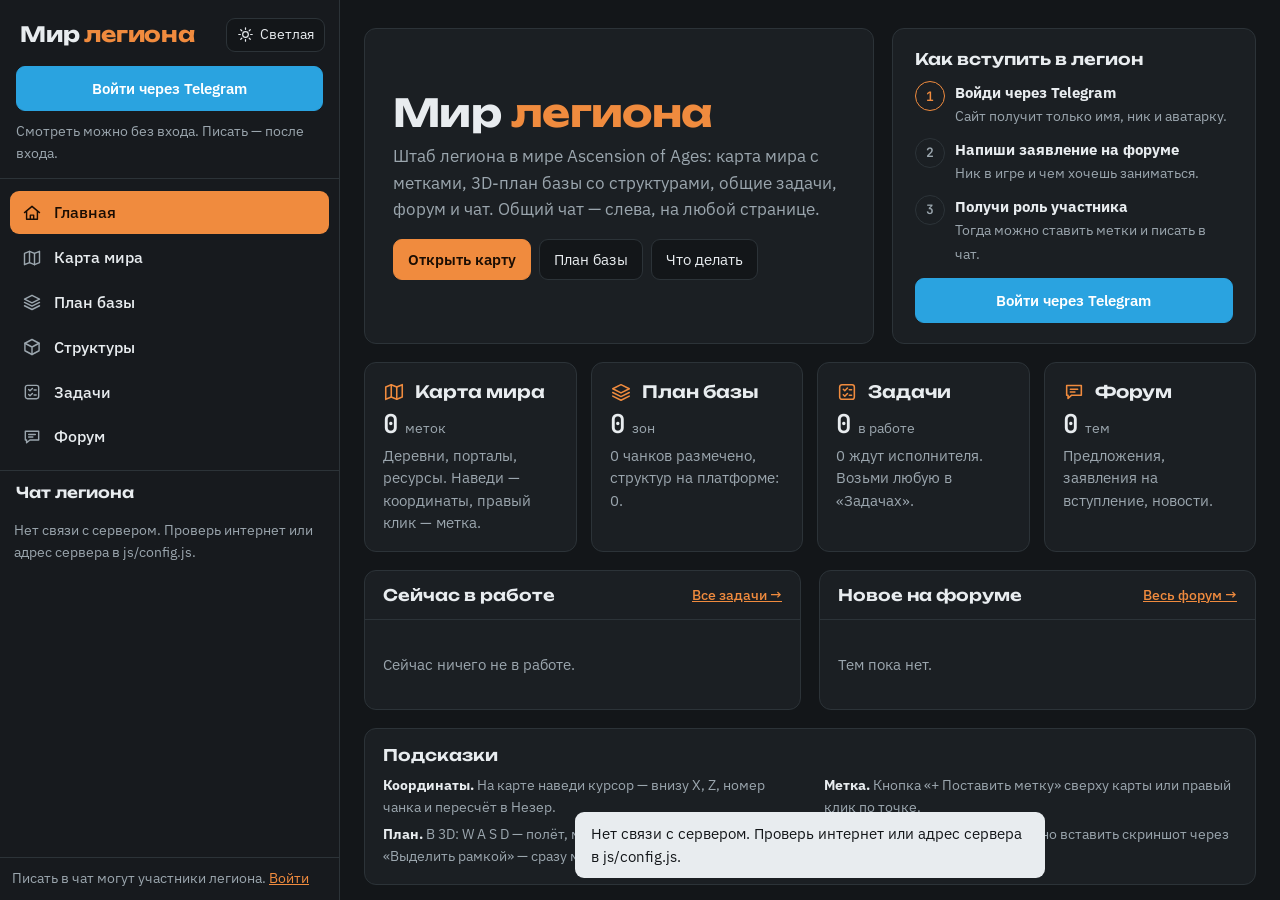
<file: index.html>
<!doctype html>
<html lang="ru">
<head>
<meta charset="utf-8">
<meta name="viewport" content="width=device-width, initial-scale=1, viewport-fit=cover">
<title>Главная</title>
<script>/* theme before first paint: saved choice, dark by default */ try { document.documentElement.dataset.theme = localStorage.getItem("mcmap.theme") || "dark"; } catch (e) { document.documentElement.dataset.theme = "dark"; }</script>
<link rel="preconnect" href="https://fonts.googleapis.com">
<link rel="stylesheet" href="https://fonts.googleapis.com/css2?family=Unbounded:wght@500;700&family=IBM+Plex+Sans:wght@400;500;600&family=JetBrains+Mono:wght@400;600&display=swap">
<link rel="stylesheet" href="css/style.css">
<script>/* old links to the map (index.html?x=..&z=..) now open map.html */ if (/[?&]x=/.test(location.search)) location.replace('map.html' + location.search);</script>
</head>
<body>
<main class="page"><div class="wrap" id="root"></div></main>
<script src="js/config.js"></script>
<script src="js/common.js"></script>
<script src="js/home.js"></script>
</body>
</html>
</file>
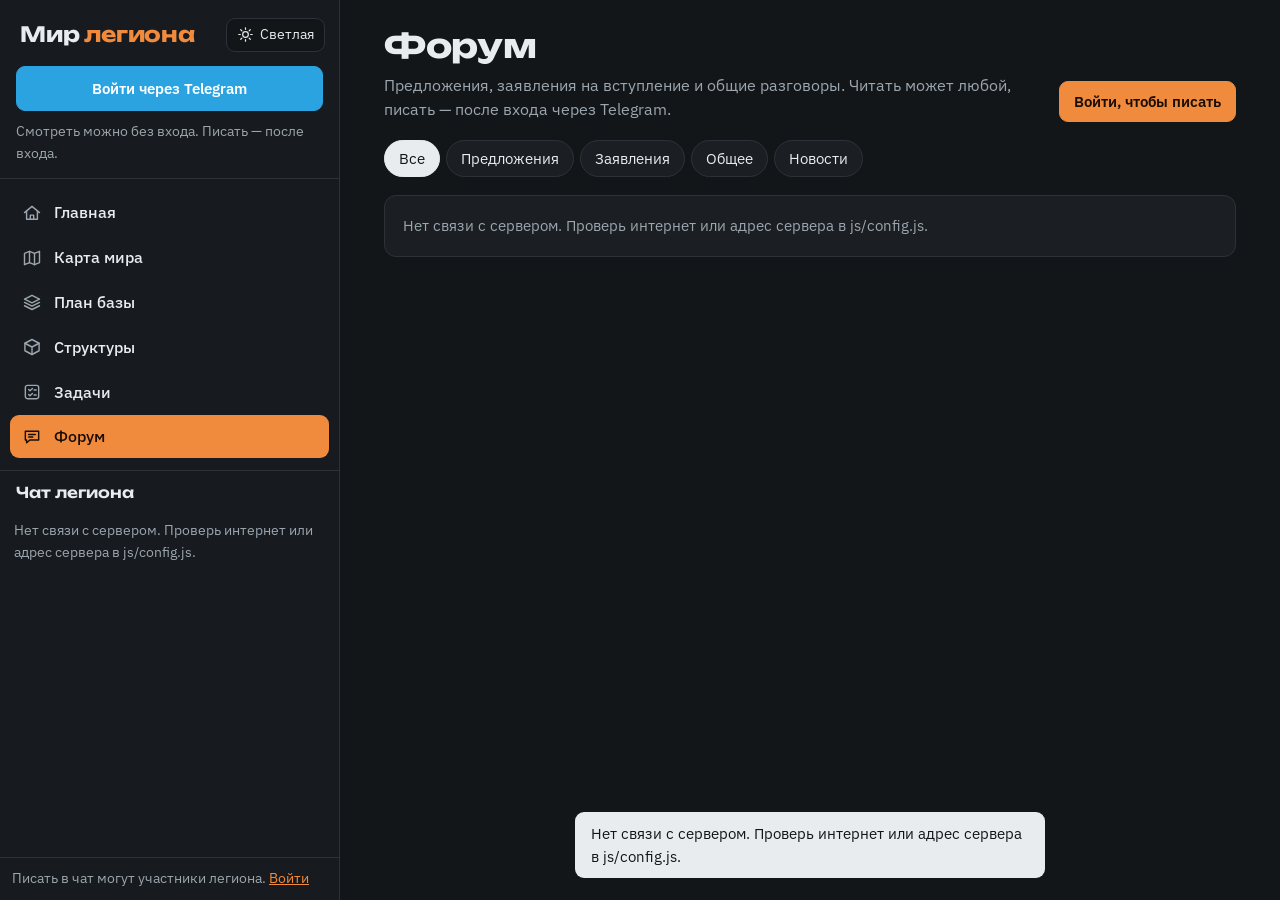
<file: forum.html>
<!doctype html>
<html lang="ru">
<head>
<meta charset="utf-8">
<meta name="viewport" content="width=device-width, initial-scale=1, viewport-fit=cover">
<title>Форум</title>
<script>/* theme before first paint: saved choice, dark by default */ try { document.documentElement.dataset.theme = localStorage.getItem("mcmap.theme") || "dark"; } catch (e) { document.documentElement.dataset.theme = "dark"; }</script>
<link rel="preconnect" href="https://fonts.googleapis.com">
<link rel="stylesheet" href="https://fonts.googleapis.com/css2?family=Unbounded:wght@500;700&family=IBM+Plex+Sans:wght@400;500;600&family=JetBrains+Mono:wght@400;600&display=swap">
<link rel="stylesheet" href="css/style.css">
</head>
<body>
<main class="page"><div class="wrap narrow" id="root"></div></main>
<script src="js/config.js"></script>
<script src="js/common.js"></script>
<script src="js/forum.js"></script>
</body>
</html>
</file>
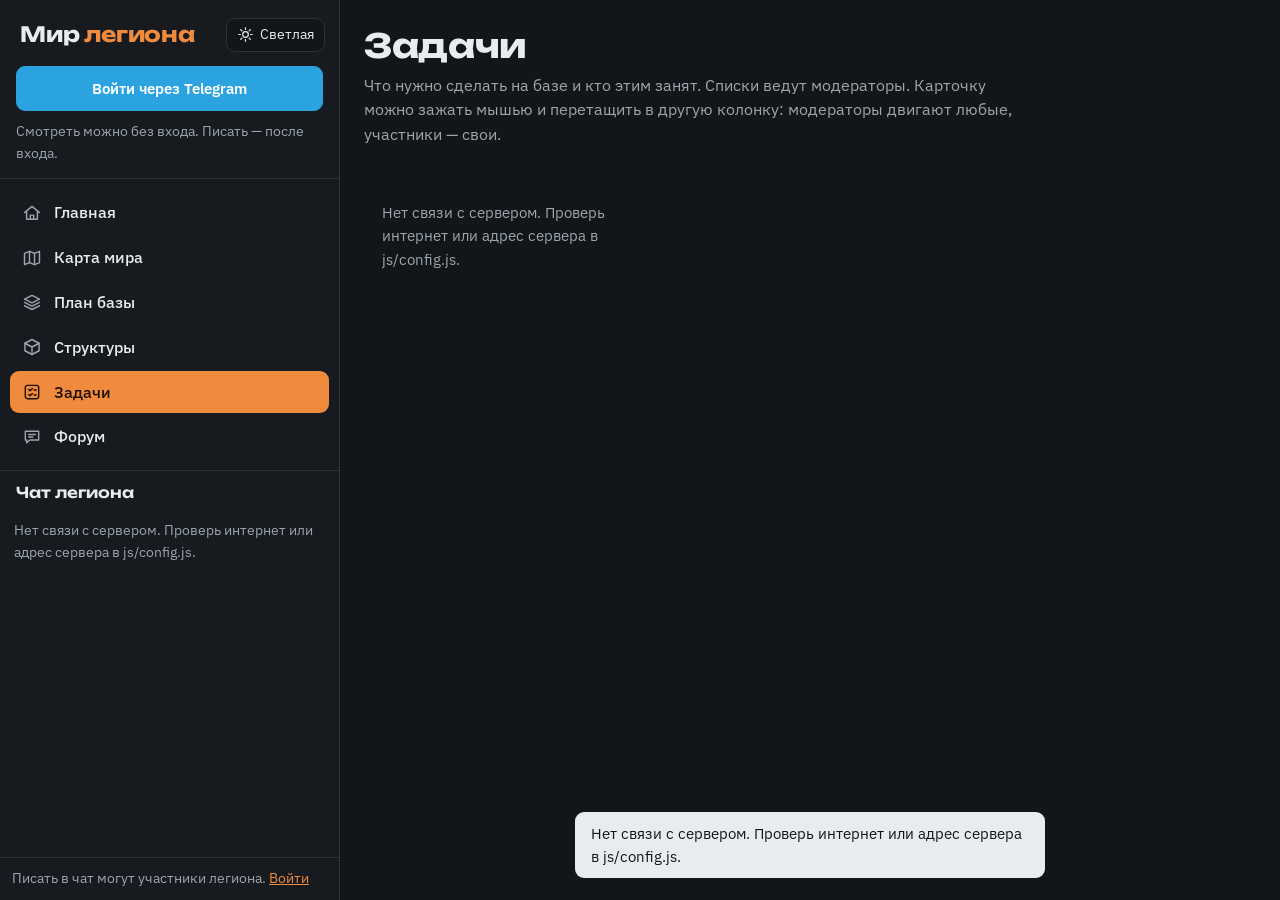
<file: tasks.html>
<!doctype html>
<html lang="ru">
<head>
<meta charset="utf-8">
<meta name="viewport" content="width=device-width, initial-scale=1, viewport-fit=cover">
<title>Задачи</title>
<script>/* theme before first paint: saved choice, dark by default */ try { document.documentElement.dataset.theme = localStorage.getItem("mcmap.theme") || "dark"; } catch (e) { document.documentElement.dataset.theme = "dark"; }</script>
<link rel="preconnect" href="https://fonts.googleapis.com">
<link rel="stylesheet" href="https://fonts.googleapis.com/css2?family=Unbounded:wght@500;700&family=IBM+Plex+Sans:wght@400;500;600&family=JetBrains+Mono:wght@400;600&display=swap">
<link rel="stylesheet" href="css/style.css">
</head>
<body>
<main class="page"><div class="wrap" id="root"></div></main>
<script src="js/config.js"></script>
<script src="js/common.js"></script>
<script src="js/tasks.js"></script>
</body>
</html>
</file>
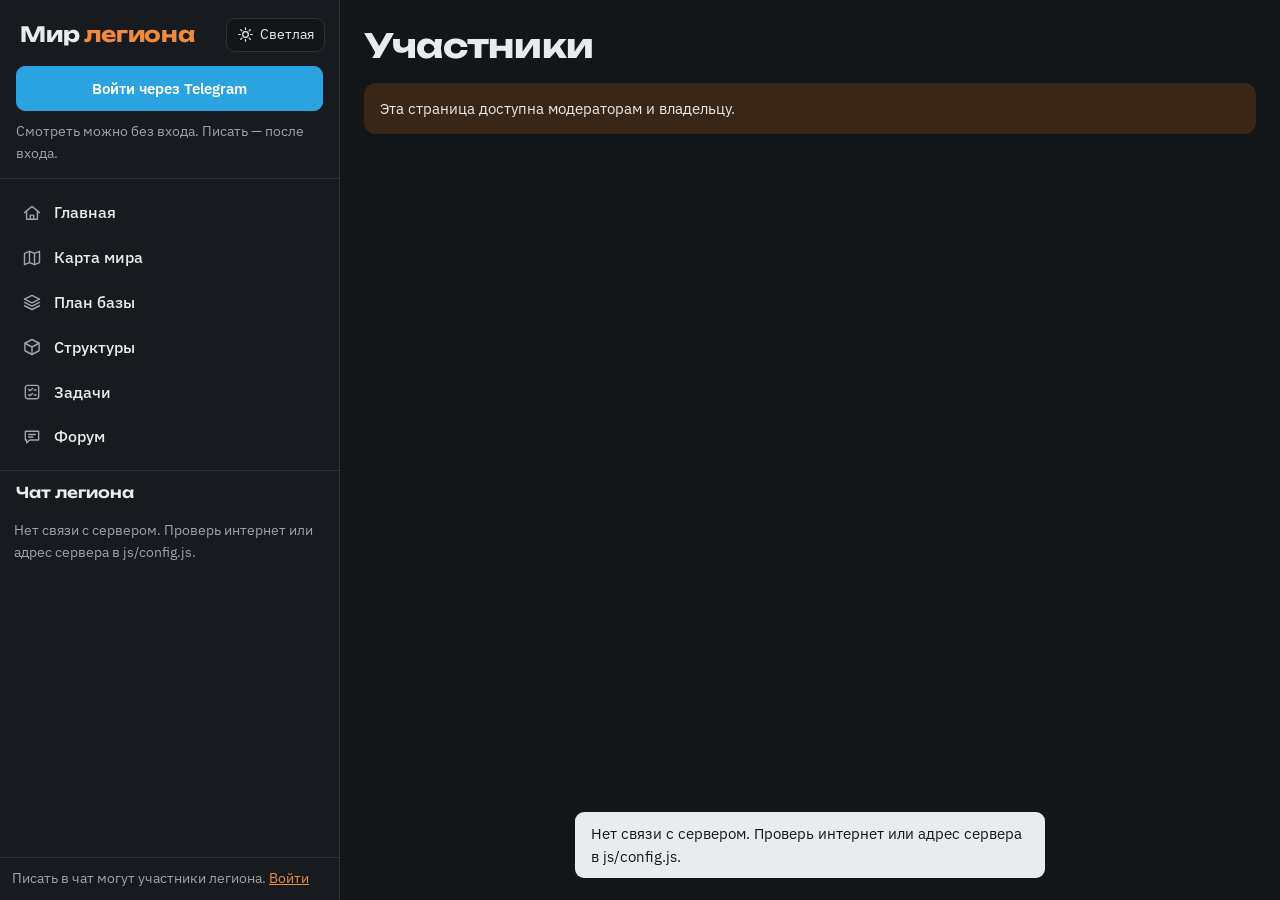
<file: users.html>
<!doctype html>
<html lang="ru">
<head>
<meta charset="utf-8">
<meta name="viewport" content="width=device-width, initial-scale=1, viewport-fit=cover">
<title>Участники</title>
<script>/* theme before first paint: saved choice, dark by default */ try { document.documentElement.dataset.theme = localStorage.getItem("mcmap.theme") || "dark"; } catch (e) { document.documentElement.dataset.theme = "dark"; }</script>
<link rel="preconnect" href="https://fonts.googleapis.com">
<link rel="stylesheet" href="https://fonts.googleapis.com/css2?family=Unbounded:wght@500;700&family=IBM+Plex+Sans:wght@400;500;600&family=JetBrains+Mono:wght@400;600&display=swap">
<link rel="stylesheet" href="css/style.css">
</head>
<body>
<main class="page"><div class="wrap" id="root"></div></main>
<script src="js/config.js"></script>
<script src="js/common.js"></script>
<script src="js/users.js"></script>
</body>
</html>
</file>
<file: css/style.css>
/* Layout: desktop app shell — left column (brand, account, menu, live chat) + main area (page, map or 3D).
   Tokens shared with the Лотос Легиона page. Sized for reading on a computer screen. */
:root{
  --bg:#e9ecee; --panel:#f7f8f9; --fg:#1b1f22; --muted:#56606a; --line:#cfd5d9; --stage:#dbe1e5;
  --accent:#b8530f; --accent-fg:#ffffff; --accent-soft:#f3dcc9; --danger:#b3261e; --ok:#2e7d4f;
  --nav:#f1f3f4;
  --display:"Unbounded","Segoe UI",system-ui,sans-serif;
  --body:"IBM Plex Sans","Segoe UI",system-ui,sans-serif;
  --mono:"JetBrains Mono",ui-monospace,"Cascadia Mono",Consolas,monospace;
  --nav-w:340px;
  color-scheme:light;
}
@media (prefers-color-scheme: dark){:root:not([data-theme="light"]){
  --bg:#131619; --panel:#1b1f23; --fg:#e8ecef; --muted:#9ba6ae; --line:#2c3338; --stage:#0d1012; --nav:#171a1e;
  --accent:#f08b3e; --accent-fg:#1a0d03; --accent-soft:#3a2617; --danger:#ff8a80; --ok:#7bd69c; color-scheme:dark}}
:root[data-theme="dark"]{
  --bg:#131619; --panel:#1b1f23; --fg:#e8ecef; --muted:#9ba6ae; --line:#2c3338; --stage:#0d1012; --nav:#171a1e;
  --accent:#f08b3e; --accent-fg:#1a0d03; --accent-soft:#3a2617; --danger:#ff8a80; --ok:#7bd69c; color-scheme:dark}
*{box-sizing:border-box}
[hidden]{display:none!important}
html,body{height:100%}
body{margin:0;background:var(--bg);color:var(--fg);font:16px/1.55 var(--body)}
body.shell{display:grid;grid-template-columns:var(--nav-w) minmax(0,1fr);overflow:hidden}
button,input,select,textarea{font:inherit;color:inherit}
a{color:var(--accent)}
:focus-visible{outline:2px solid var(--accent);outline-offset:2px}

/* ---------- left column ---------- */
.nav{background:var(--nav);border-right:1px solid var(--line);display:flex;flex-direction:column;min-height:0;height:100vh;padding-top:env(safe-area-inset-top,0px);padding-left:env(safe-area-inset-left,0px)}
.nav-top{display:flex;align-items:center;gap:8px;padding:18px 14px 14px 20px}
.brand{display:block;flex:1;min-width:0;font:700 21px/1.1 var(--display);letter-spacing:-.01em;color:var(--fg);text-decoration:none}
.theme-btn{gap:6px;flex:none}
.brand span{color:var(--accent)}
.nav-user{padding:0 16px 14px;display:flex;flex-direction:column;gap:10px;border-bottom:1px solid var(--line)}
.nav-user .note{margin:0}
.me{display:flex;align-items:center;gap:10px;min-width:0}
.me-t{display:flex;flex-direction:column;gap:2px;min-width:0}
.me-t b{font-weight:600;overflow:hidden;text-overflow:ellipsis;white-space:nowrap}
.me-t .role{align-self:flex-start}
.btn.tg{background:#2aa3e0;border-color:#2aa3e0;color:#fff;font-weight:600;padding:10px 14px}
.nav-links{display:flex;flex-direction:column;gap:2px;padding:12px 10px;border-bottom:1px solid var(--line)}
.nav-links a{display:flex;align-items:center;gap:12px;padding:9px 12px;border-radius:9px;color:var(--fg);text-decoration:none;font-weight:500;font-size:16px}
.nav-links a svg{color:var(--muted);flex:none}
.nav-links a:hover{background:var(--panel)}
.nav-links a[aria-current="page"]{background:var(--accent);color:var(--accent-fg)}
.nav-links a[aria-current="page"] svg{color:var(--accent-fg)}
.status{font:13px var(--mono);color:var(--muted);display:flex;align-items:center;gap:8px;padding:10px 20px;border-bottom:1px solid var(--line)}
.status i{width:9px;height:9px;border-radius:50%;background:var(--ok);display:inline-block}
.status.dirty i{background:var(--accent)}

/* chat in the left column */
.nav-chat{flex:1;min-height:0;display:flex;flex-direction:column}
.chat-tabs{display:flex;gap:4px;padding:10px 12px 0}
.chat-tabs button{flex:1;border:1px solid var(--line);background:var(--panel);border-radius:8px;padding:6px 10px;cursor:pointer;font-weight:600;font-size:14.5px;position:relative}
.chat-tabs button[aria-selected="true"]{background:var(--fg);color:var(--bg);border-color:var(--fg)}
.chat-tabs .dot{position:absolute;top:5px;right:7px;width:8px;height:8px;border-radius:50%;background:var(--accent)}
.chat-sub{margin:6px 14px 0;font-size:13px;color:var(--muted)}
.chat-feed{flex:1;min-height:0;overflow:auto;padding:6px 0 8px}
.chat-feed.drop,.nav-chat.drop{outline:2px dashed var(--accent);outline-offset:-6px}
.cmsg{position:relative;padding:5px 14px 3px}
.cmsg.cont{padding-top:0}
.cmsg:hover{background:var(--panel)}
.cmh{display:flex;align-items:center;gap:7px;font-size:14px}
.cmh b{font-weight:600}
.cmh time{color:var(--muted);font:12px var(--mono);margin-left:auto}
.cmb{font-size:15px;line-height:1.5;overflow-wrap:anywhere;padding-left:29px}
.cmsg .gallery{padding-left:29px}
.cdel{position:absolute;top:4px;right:8px;border:1px solid var(--line);background:var(--bg);color:var(--danger);border-radius:6px;font-size:12.5px;padding:0 6px;cursor:pointer;opacity:0}
.cmsg:hover .cdel,.cdel:focus-visible,.cdel[data-arm="1"]{opacity:1}
.chat-input{border-top:1px solid var(--line);padding:10px 12px calc(10px + env(safe-area-inset-bottom,0px));display:flex;flex-direction:column;gap:6px}
.chat-input textarea{min-height:40px;max-height:140px;resize:none;flex:1;font-size:15px;overflow:hidden}
.chat-h{margin:0;padding:12px 16px 4px;font:600 15px var(--display)}
.chat-input .note{margin:0}
.pad-s{padding:8px 14px;margin:0}

/* ---------- main area ---------- */
.main{min-width:0;min-height:0;height:100vh;display:flex;flex-direction:column;overflow:hidden}
.main>.page{flex:1;overflow:auto;min-height:0}
.main>.app{flex:1;display:flex;min-height:0}
.app{flex:1;display:flex;min-height:0}
.side{width:380px;flex:none;border-left:1px solid var(--line);background:var(--panel);overflow:auto;display:flex;flex-direction:column;order:2}
.stage{flex:1;position:relative;min-width:0;background:var(--stage)}
.ptabs{display:flex;gap:2px;padding:10px 12px;border-bottom:1px solid var(--line);position:sticky;top:0;background:var(--panel);z-index:2}
.ptabs button{flex:1;border:0;background:transparent;border-radius:8px;padding:8px 6px;cursor:pointer;font-weight:600;font-size:15px;color:var(--muted)}
.ptabs button[aria-selected="true"]{background:var(--bg);color:var(--fg);box-shadow:inset 0 0 0 1px var(--line)}
.sec{padding:16px 18px;border-bottom:1px solid var(--line);display:flex;flex-direction:column;gap:12px}
.sec h2{font:600 15px/1.25 var(--display);margin:0;letter-spacing:.01em}
.sec h2 small{font:13.5px var(--body);color:var(--muted);margin-left:6px;letter-spacing:0}
.row{display:flex;gap:8px;align-items:center;flex-wrap:wrap}
.row.nowrap{flex-wrap:nowrap;align-items:flex-end}
.row>*{min-width:0}
.grow{flex:1}
.spacer{flex:1}
label.f{display:flex;flex-direction:column;gap:4px;font-size:14px;color:var(--muted)}
label.f>input,label.f>select,label.f>textarea{color:var(--fg)}
input[type=text],input[type=number],input[type=password],input[type=search],select,textarea{background:var(--bg);border:1px solid var(--line);border-radius:8px;padding:8px 10px;width:100%;font-size:15.5px}
textarea{resize:vertical;min-height:70px;line-height:1.5}
input[type=color]{width:42px;height:36px;padding:0 2px;border:1px solid var(--line);border-radius:8px;background:var(--bg)}
.coords3{display:grid;grid-template-columns:repeat(3,minmax(0,1fr));gap:8px}
.note{font-size:14px;color:var(--muted);margin:0}
.note b{color:var(--fg)}
.mono{font-family:var(--mono);font-variant-numeric:tabular-nums}
.btn{background:var(--bg);border:1px solid var(--line);border-radius:9px;padding:8px 14px;cursor:pointer;white-space:nowrap;font-size:15px;color:var(--fg);text-decoration:none;display:inline-flex;align-items:center;justify-content:center;gap:6px}
.btn:hover{border-color:var(--accent)}
.btn:disabled{opacity:.55;cursor:default}
.btn.primary{background:var(--accent);border-color:var(--accent);color:var(--accent-fg);font-weight:600}
.btn.danger{color:var(--danger)}
.btn.sm{padding:5px 10px;font-size:14px}
.btn.icon{padding:8px;min-width:40px;height:40px}
.btn[aria-pressed="true"]{background:var(--accent);border-color:var(--accent);color:var(--accent-fg)}
.icon-btn{min-width:38px;font-family:var(--mono);font-weight:600}
.chips{display:flex;flex-wrap:wrap;gap:6px}
.chip{display:inline-flex;align-items:center;gap:7px;border:1px solid var(--line);border-radius:999px;padding:4px 12px 4px 7px;cursor:pointer;font-size:14px;background:var(--bg);user-select:none}
.chip input{display:none}
.chip .dot{width:13px;height:13px;border-radius:50%}
.chip:has(input:not(:checked)){opacity:.45}
.list{display:flex;flex-direction:column}
.item{display:grid;grid-template-columns:24px 1fr auto;gap:2px 12px;align-items:center;padding:10px 18px;border-bottom:1px solid var(--line);cursor:pointer}
.item:hover{background:var(--bg)}
.item .pin{width:19px;height:19px;border-radius:50% 50% 50% 0;transform:rotate(-45deg);display:inline-block}
.item .t{font-weight:500;overflow:hidden;text-overflow:ellipsis;white-space:nowrap}
.item .c{font:13px var(--mono);color:var(--muted);grid-column:2}
.item .r{grid-row:1/span 2;grid-column:3;font-size:13px;color:var(--muted)}
.empty{padding:18px;color:var(--muted);font-size:15px}
.swatches{display:flex;gap:6px;flex-wrap:wrap}
.swatches button{width:28px;height:28px;border-radius:7px;border:2px solid transparent;cursor:pointer;padding:0}
.swatches button[aria-pressed="true"]{border-color:var(--fg)}
.steps-mini{margin:0;padding-left:20px;font-size:14px;color:var(--muted);display:flex;flex-direction:column;gap:3px}
.steps-mini b{color:var(--fg)}

/* floating bits over the stage */
.hud{position:absolute;left:12px;bottom:12px;font:13px/1.55 var(--mono);background:color-mix(in srgb,var(--panel) 90%,transparent);border:1px solid var(--line);border-radius:9px;padding:7px 12px;pointer-events:none;z-index:500;max-width:calc(100% - 24px)}
.hud b{display:inline-block;min-width:1.6em;text-align:center;border:1px solid var(--line);border-radius:4px;padding:0 3px;background:var(--bg);font-weight:600}
.toolbar{position:absolute;top:12px;left:12px;right:12px;display:flex;gap:8px;flex-wrap:wrap;z-index:500;pointer-events:none;align-items:center}
.toolbar>*{pointer-events:auto}
.toolbar .btn{background:var(--panel);box-shadow:0 1px 4px rgba(0,0,0,.2)}
.toolbar .btn.primary{background:var(--accent)}
.toolbar .goto{display:flex;gap:6px;background:var(--panel);border:1px solid var(--line);border-radius:10px;padding:4px;box-shadow:0 1px 4px rgba(0,0,0,.2)}
.toolbar .goto input{width:220px;border:0;background:transparent}
.banner{position:absolute;top:70px;left:50%;transform:translateX(-50%);z-index:600;background:var(--panel);border:1px solid var(--line);border-radius:12px;padding:14px 18px;max-width:min(560px,calc(100% - 24px));box-shadow:0 6px 24px rgba(0,0,0,.2);font-size:15px}
.banner h3{margin:0 0 6px;font:600 16px var(--display)}
.toast{position:fixed;left:calc(50% + var(--nav-w) / 2);bottom:22px;transform:translateX(-50%);background:var(--fg);color:var(--bg);padding:10px 16px;border-radius:9px;z-index:2000;font-size:15px;max-width:min(640px,calc(100% - 32px))}

/* dialogs */
dialog{border:1px solid var(--line);border-radius:12px;background:var(--panel);color:var(--fg);padding:0;width:min(600px,calc(100% - 24px));max-height:calc(100% - 40px)}
dialog::backdrop{background:rgba(0,0,0,.45)}
dialog .dh{display:flex;justify-content:space-between;align-items:center;padding:16px 20px;border-bottom:1px solid var(--line)}
dialog .dh h2{margin:0;font:600 17px var(--display)}
dialog .db{padding:16px 20px;display:flex;flex-direction:column;gap:14px;overflow:auto}
dialog .df{padding:14px 20px;border-top:1px solid var(--line);display:flex;gap:8px;justify-content:flex-end;flex-wrap:wrap}
dialog h3{margin:6px 0 0;font:600 14.5px var(--display)}
dialog.lightbox{width:auto;max-width:96vw;max-height:94vh;background:transparent;border:0;padding:0;overflow:visible}
dialog.lightbox img{display:block;max-width:96vw;max-height:88vh;border-radius:8px;box-shadow:0 10px 40px rgba(0,0,0,.5)}
dialog.lightbox [data-close]{position:absolute;top:-44px;right:0}
dialog.lightbox::backdrop{background:rgba(0,0,0,.8)}

/* attachments & images */
.attach .thumbs{display:none;gap:8px;flex-wrap:wrap}
.attach.has .thumbs{display:flex}
.thumb{position:relative;width:72px;height:72px;border-radius:8px;overflow:hidden;border:1px solid var(--line);background:var(--bg)}
.thumb img{width:100%;height:100%;object-fit:cover;display:block}
.thumb button{position:absolute;top:3px;right:3px;width:22px;height:22px;border-radius:50%;border:0;background:rgba(0,0,0,.65);color:#fff;cursor:pointer;line-height:1;font-size:15px}
textarea.drop{outline:2px dashed var(--accent)}
.gallery{display:flex;gap:8px;flex-wrap:wrap;margin-top:8px}
.gallery a{display:block;border-radius:9px;overflow:hidden;border:1px solid var(--line);background:var(--bg);line-height:0}
.gallery img{max-width:320px;max-height:240px;object-fit:cover;display:block}
.gallery.sm img{max-width:100%;max-height:150px}
.gallery.sm a{max-width:calc(100% - 4px)}

/* leaflet tweaks */
.leaflet-container{background:var(--stage);font:inherit}
.leaflet-image-layer{image-rendering:pixelated}
.leaflet-popup-content-wrapper,.leaflet-popup-tip{background:var(--panel);color:var(--fg);border:1px solid var(--line)}
.leaflet-popup-content{margin:14px 16px;min-width:230px;font-size:15px}
.leaflet-popup-content h4{margin:0 0 2px;font:600 16px var(--body)}
.leaflet-popup-content p{margin:5px 0}
.leaflet-container a.leaflet-popup-close-button{color:var(--muted)}
.leaflet-bar a{background:var(--panel);color:var(--fg);border-bottom-color:var(--line)}
.mk{width:30px;height:30px;border-radius:50% 50% 50% 0;transform:rotate(-45deg);display:grid;place-items:center;border:2px solid #fff;box-shadow:0 2px 6px rgba(0,0,0,.35)}
.mk span{transform:rotate(45deg);color:#fff;font:700 14px var(--body);line-height:1}
.chunk-tip{font:14px var(--body)}
.ctx{display:flex;flex-direction:column;gap:5px}
.ctx button{justify-content:flex-start}

/* people */
.ava{width:28px;height:28px;border-radius:50%;object-fit:cover;flex:none;display:inline-grid;place-items:center;background:var(--accent-soft);color:var(--accent);font:600 13px var(--body)}
.role{font:600 12px var(--body);padding:2px 8px;border-radius:999px;background:var(--bg);border:1px solid var(--line);color:var(--muted);white-space:nowrap}
.role-owner{background:var(--accent);border-color:var(--accent);color:var(--accent-fg)}
.role-moderator{border-color:var(--accent);color:var(--accent)}
.role-member{color:var(--fg)}
.role-banned{color:var(--danger);border-color:var(--danger)}

/* content pages */
.wrap{max-width:1180px;margin:0 auto;padding-block:28px 56px;padding-left:max(24px,env(safe-area-inset-left,0px));padding-right:max(24px,env(safe-area-inset-right,0px));display:flex;flex-direction:column;gap:18px}
.wrap.narrow{max-width:900px}
.ph{display:flex;align-items:flex-end;justify-content:space-between;gap:14px;flex-wrap:wrap}
.ph h1{font:700 clamp(26px,2.6vw,34px)/1.1 var(--display);margin:0;letter-spacing:-.01em;text-wrap:balance}
.ph p{margin:8px 0 0;color:var(--muted);max-width:66ch;font-size:16px}
.card{background:var(--panel);border:1px solid var(--line);border-radius:12px}
.pad{padding:16px 18px}
.seg-tabs{display:flex;gap:6px;flex-wrap:wrap}
.seg-tabs button{border:1px solid var(--line);background:var(--panel);border-radius:999px;padding:6px 14px;cursor:pointer;font-size:15px}
.seg-tabs button[aria-pressed="true"]{background:var(--fg);color:var(--bg);border-color:var(--fg)}
.notice{background:var(--accent-soft);border-radius:12px;padding:14px 16px;font-size:15px}
.notice b{font-weight:600}

/* home */
.hero{display:grid;grid-template-columns:minmax(0,1.4fr) minmax(0,1fr);gap:18px;align-items:stretch}
@media (max-width:1100px){.hero{grid-template-columns:1fr}}
.hero-main{padding:26px 28px;display:flex;flex-direction:column;gap:10px;justify-content:center}
.hero-main h1{font:700 clamp(30px,3vw,42px)/1.08 var(--display);margin:0;letter-spacing:-.015em}
.hero-main h1 span{color:var(--accent)}
.hero-main p{margin:0;font-size:17px;color:var(--muted);max-width:56ch}
.join{padding:20px 22px;display:flex;flex-direction:column;gap:12px}
.join h2{margin:0;font:600 16px var(--display)}
.join ol{margin:0;padding:0;list-style:none;counter-reset:j;display:flex;flex-direction:column;gap:10px}
.join li{counter-increment:j;display:grid;grid-template-columns:30px 1fr;gap:10px;align-items:start;font-size:15px}
.join li::before{content:counter(j);width:28px;height:28px;border-radius:50%;display:grid;place-items:center;font:600 13px var(--mono);border:1.5px solid var(--line);color:var(--muted)}
.join li.done::before{content:"✓";background:var(--ok);border-color:var(--ok);color:#fff}
.join li.now::before{border-color:var(--accent);color:var(--accent)}
.join li b{display:block}
.tiles{display:grid;grid-template-columns:repeat(4,minmax(0,1fr));gap:14px}
@media (max-width:1250px){.tiles{grid-template-columns:repeat(2,minmax(0,1fr))}}
.tile{padding:18px 18px 16px;display:flex;flex-direction:column;gap:8px;text-decoration:none;color:var(--fg);transition:border-color .15s}
.tile:hover{border-color:var(--accent)}
.tile .ti{display:flex;align-items:center;gap:10px;font:600 17px var(--display)}
.tile .ti svg{color:var(--accent)}
.tile .tn{font:600 26px/1 var(--mono);font-variant-numeric:tabular-nums}
.tile .tn small{font:14px var(--body);color:var(--muted);margin-left:6px}
.tile p{margin:0;font-size:14.5px;color:var(--muted)}
.cols2{display:grid;grid-template-columns:minmax(0,1fr) minmax(0,1fr);gap:18px}
@media (max-width:1100px){.cols2{grid-template-columns:1fr}}
.card h2.ch{margin:0;padding:14px 18px;border-bottom:1px solid var(--line);font:600 16px var(--display);display:flex;justify-content:space-between;align-items:center}
.card h2.ch a{font:500 14px var(--body)}
.rowlink{display:flex;gap:12px;align-items:center;padding:11px 18px;border-bottom:1px solid var(--line);text-decoration:none;color:var(--fg)}
.rowlink:last-child{border-bottom:0}
.rowlink:hover{background:var(--bg)}
.rowlink .t{flex:1;min-width:0;overflow:hidden;text-overflow:ellipsis;white-space:nowrap;font-weight:500}
.rowlink .m{font-size:13.5px;color:var(--muted);white-space:nowrap}
.lc{width:10px;height:10px;border-radius:3px;flex:none}

/* forum */
.threads{display:flex;flex-direction:column}
.thread{display:grid;grid-template-columns:1fr auto;gap:4px 16px;padding:14px 18px;border-bottom:1px solid var(--line);text-decoration:none;color:inherit}
.thread:last-child{border-bottom:0}
.thread:hover{background:var(--bg)}
.thread .tt{font-weight:600;font-size:17px}
.thread .tm{font-size:14px;color:var(--muted);display:flex;gap:8px;flex-wrap:wrap;align-items:center}
.thread .tc{grid-row:1/span 2;grid-column:2;text-align:right;font:13px var(--mono);color:var(--muted);align-self:center}
.cat{font:600 12px var(--body);padding:2px 8px;border-radius:6px;background:var(--bg);border:1px solid var(--line)}
.cat-idea{color:#2e86c1;border-color:#2e86c1}.cat-apply{color:#b7950b;border-color:#b7950b}.cat-news{color:var(--accent);border-color:var(--accent)}
.flag{font:600 12px var(--body);color:var(--muted)}
.post{display:grid;grid-template-columns:44px 1fr;gap:4px 14px;padding:16px 18px;border-bottom:1px solid var(--line)}
.post:last-child{border-bottom:0}
.post .ava{width:44px;height:44px;grid-row:1/span 2}
.post .pm{display:flex;gap:8px;align-items:center;flex-wrap:wrap;font-size:14px}
.post .pm b{font-size:15.5px}
.post .pb{line-height:1.65;overflow-wrap:anywhere;max-width:75ch;font-size:16px}
.post .pa{display:flex;gap:6px;margin-top:8px}
.composer-tools{display:flex;gap:8px;align-items:center;flex-wrap:wrap;margin-top:10px}

/* kanban */
.board{display:grid;grid-template-columns:repeat(3,minmax(0,1fr));gap:16px}
.col{background:var(--panel);border:1px solid var(--line);border-radius:12px;display:flex;flex-direction:column;min-width:0}
.col h2{font:600 15px var(--display);margin:0;padding:14px 16px;border-bottom:1px solid var(--line);display:flex;justify-content:space-between}
.col h2 span{font:13px var(--mono);color:var(--muted)}
.cards{display:flex;flex-direction:column;gap:10px;padding:12px;min-height:70px}
.tcard{background:var(--bg);border:1px solid var(--line);border-radius:9px;padding:11px 12px;display:flex;flex-direction:column;gap:7px;border-left:5px solid var(--lc,var(--line))}
.tcard .tt{font-weight:600;font-size:16px;overflow-wrap:anywhere}
.tcard .tn{font-size:14px;color:var(--muted);overflow-wrap:anywhere}
.tcard .tf{display:flex;gap:6px;align-items:center;flex-wrap:wrap;font-size:13.5px;color:var(--muted)}
.tcard .tf .grow{flex:1}
.lists{display:flex;gap:6px;flex-wrap:wrap;align-items:center}
.lchip{display:inline-flex;align-items:center;gap:7px;border:1px solid var(--line);border-radius:999px;padding:6px 13px;cursor:pointer;background:var(--panel);font-size:15px}
.lchip[aria-pressed="true"]{border-color:var(--fg);box-shadow:inset 0 0 0 1px var(--fg)}
.lchip i{width:11px;height:11px;border-radius:50%}

/* users */
.utable{width:100%;border-collapse:collapse;font-size:15px}
.utable th{font-size:12.5px;text-transform:uppercase;letter-spacing:.06em;color:var(--muted);font-weight:500;text-align:left;padding:10px 12px;border-bottom:1px solid var(--line);white-space:nowrap}
.utable td{padding:10px 12px;border-bottom:1px solid var(--line);vertical-align:middle}
.utable td.u{display:flex;gap:10px;align-items:center}
.utable select{width:auto;min-width:150px}
.tw{overflow-x:auto}

/* narrow windows: menu goes on top, chat folds down */
@media (max-width:900px){
  body.shell{display:block;overflow:auto}
  .nav{height:auto;border-right:0;border-bottom:1px solid var(--line)}
  .nav-chat{height:360px;flex:none}
  .main{height:auto;overflow:visible}
  .app{flex-direction:column}
  .side{width:auto;border-left:0;border-top:1px solid var(--line)}
  .stage{height:70vh;flex:none}
  .toast{left:50%}
  .board{grid-template-columns:1fr}
}
.btn.tg,.btn.primary.tg{background:#2aa3e0;border-color:#2aa3e0;color:#fff;font-weight:600;padding:10px 14px}
.chat-feed .day{font:12px var(--mono);color:var(--muted);text-align:center;padding:8px 14px 2px}
/* task board: drag & drop */
.tcard.drag{cursor:grab;touch-action:none;user-select:none}
.tcard.lifted{opacity:.35}
.tcard.ghost{position:fixed;left:0;top:0;z-index:1000;pointer-events:none;box-shadow:0 14px 34px rgba(0,0,0,.35);cursor:grabbing}
body.dragging,body.dragging *{cursor:grabbing!important;user-select:none}
.col.over{outline:2px dashed var(--accent);outline-offset:-2px;background:var(--accent-soft)}
.col .cards{min-height:90px}
/* planner: zone brush */
.brushbar{display:flex;gap:10px;align-items:center;flex-wrap:wrap;background:var(--panel);border:1px solid var(--line);border-radius:10px;padding:6px 10px;box-shadow:0 1px 4px rgba(0,0,0,.2)}
.brushbar .swatches button{width:24px;height:24px}
.brushbar select{padding:3px 6px}
.toolbar .btn[aria-pressed="true"]{outline:2px solid var(--accent);outline-offset:-2px}
.toolbar .btn[aria-pressed="true"]{background:var(--accent);color:var(--accent-fg)}
.brushbar label{display:flex;gap:6px;align-items:center;flex-direction:row;margin:0}
/* planner: first-person walk */
.crosshair{display:none;position:absolute;left:50%;top:50%;width:18px;height:18px;margin:-9px 0 0 -9px;pointer-events:none;z-index:400}
.crosshair::before,.crosshair::after{content:"";position:absolute;background:#fff;mix-blend-mode:difference}
.crosshair::before{left:8px;top:0;width:2px;height:18px}.crosshair::after{top:8px;left:0;height:2px;width:18px}
body.walking .crosshair{display:block}
body.walking .toolbar>*:not(#walkBtn){display:none}
.hotbar{position:absolute;left:50%;bottom:86px;transform:translateX(-50%);display:flex;gap:4px;padding:5px;background:rgba(15,17,19,.72);border-radius:10px;z-index:450;align-items:center}
.hotbar[hidden]{display:none}
.hotbar .slot{position:relative;width:40px;height:40px;border:2px solid rgba(255,255,255,.25);border-radius:6px;display:grid;place-items:center}
.hotbar .slot.on{border-color:#fff;box-shadow:0 0 0 2px var(--accent)}
.hotbar .slot i{width:26px;height:26px;border-radius:3px;box-shadow:inset 0 -4px 0 rgba(0,0,0,.18)}
.hotbar .slot span{position:absolute;left:3px;top:0;font:600 11px var(--mono);color:#fff;text-shadow:0 1px 2px #000}
.hotbar .slotname{position:absolute;bottom:100%;left:50%;transform:translate(-50%,-6px);white-space:nowrap;color:#fff;font:600 14px var(--body,system-ui);text-shadow:0 1px 3px #000}
/* structure editor */
.toolbar .seg{display:flex;gap:0}
.toolbar .seg .btn{border-radius:0;margin-left:-1px}
.toolbar .seg .btn:first-child{border-radius:9px 0 0 9px;margin-left:0}
.toolbar .seg .btn:last-child{border-radius:0 9px 9px 0}
.savestate{font:13px var(--mono);color:var(--muted);background:var(--panel);border:1px solid var(--line);border-radius:8px;padding:5px 9px}
.savestate:empty{display:none}
.savestate.warn{color:var(--accent)}
.cmdbar{position:absolute;left:12px;right:12px;top:64px;z-index:520;display:flex;max-width:760px}
.cmdbar input{flex:1;font:14px var(--mono);background:color-mix(in srgb,var(--panel) 92%,transparent);border:1px solid var(--line);border-radius:9px;padding:8px 12px;color:var(--fg)}
body.walking .cmdbar input:not(:focus){opacity:.55}
#stage .hotbar{bottom:96px}
.palette{display:flex;flex-wrap:wrap;gap:6px;max-height:150px;overflow:auto}
.palette button{display:inline-flex;align-items:center;gap:6px;border:1px solid var(--line);background:var(--bg);color:var(--fg);border-radius:7px;padding:3px 8px 3px 4px;font-size:13px;cursor:pointer}
.palette button[aria-pressed="true"]{border-color:var(--accent);box-shadow:0 0 0 1px var(--accent)}
.palette i{width:16px;height:16px;border-radius:3px;display:inline-block;box-shadow:inset 0 -3px 0 rgba(0,0,0,.18)}
.we{display:flex;flex-wrap:wrap;gap:6px}
.welog{font:12.5px/1.5 var(--mono);background:var(--bg);border:1px solid var(--line);border-radius:8px;padding:8px 10px;margin:0;white-space:pre-wrap;max-height:220px;overflow:auto;color:var(--muted)}
.welog:empty{display:none}
/* command hints & output */
.cmdbar{flex-direction:column;gap:4px}
.cmdsug{background:var(--panel);border:1px solid var(--line);border-radius:9px;box-shadow:0 8px 24px rgba(0,0,0,.25);overflow:hidden}
.cmdsug .sg{display:flex;gap:8px;align-items:baseline;padding:6px 12px;cursor:pointer;font-size:13.5px}
.cmdsug .sg b{font:600 13.5px var(--mono);color:var(--accent);white-space:nowrap}
.cmdsug .sg .a{font:12.5px var(--mono);color:var(--fg);white-space:nowrap}
.cmdsug .sg .d{color:var(--muted);margin-left:auto;text-align:right}
.cmdsug .sg.on,.cmdsug .sg:hover{background:var(--accent-soft)}
.cmdsug .sgk{font-size:12px;color:var(--muted);padding:5px 12px;border-top:1px solid var(--line)}
.cmdout{display:none;margin:0;font:12.5px/1.5 var(--mono);white-space:pre-wrap;background:color-mix(in srgb,var(--panel) 92%,transparent);border:1px solid var(--line);border-radius:9px;padding:6px 12px;max-height:40vh;overflow:auto;color:var(--fg)}
.cmdout.on{display:block}
/* shapes */
.shapelist{display:flex;flex-direction:column;gap:4px}
.shapelist .sh{display:grid;grid-template-columns:18px 1fr auto;grid-template-rows:auto auto;column-gap:10px;align-items:center;padding:6px 8px;border:1px solid var(--line);border-radius:8px;cursor:pointer}
.shapelist .sh i{grid-row:1/3;width:16px;height:16px;border-radius:4px}
.shapelist .sh .c{font-size:12.5px;color:var(--muted);grid-column:2}
.shapelist .sh .btn{grid-row:1/3;grid-column:3}
.shapelist .sh.on{border-color:var(--accent);background:var(--accent-soft)}
.shaped{display:flex;flex-direction:column;gap:10px;border-top:1px dashed var(--line);padding-top:10px}
.shaped .vec{display:grid;grid-template-columns:84px repeat(3,minmax(0,1fr));gap:6px;align-items:center;font-size:13.5px;color:var(--muted)}
.shaped .vec input{min-width:0;font:13.5px var(--mono);padding:5px 6px}
.shaped .vec input:nth-child(2){border-color:#e74c3c80}.shaped .vec input:nth-child(3){border-color:#2ecc7180}.shaped .vec input:nth-child(4){border-color:#3498db80}
.sparams{display:flex;flex-direction:column;gap:8px}
.sparams input[type=range]{width:100%}
.sblock{display:inline-flex;align-items:center;gap:6px;font-size:13.5px;flex:1}
.sblock i{width:16px;height:16px;border-radius:4px;display:inline-block}
.keys kbd,kbd{font:600 12px var(--mono);border:1px solid var(--line);border-bottom-width:2px;border-radius:5px;padding:0 5px;background:var(--bg)}

/* exact X / Y / Z position fields, coloured like the gizmo arrows */
.posrow { display: grid; grid-template-columns: 1fr 1fr 1fr; gap: 8px; }
.posrow > .note { grid-column: 1 / -1; }
.posrow .ax { display: flex; align-items: center; gap: 6px; font: 600 13px/1 var(--mono, "JetBrains Mono", monospace); min-width: 0; }
.posrow .ax input { width: 100%; min-width: 0; }
.posrow .ax-x { color: #e74c3c; } .posrow .ax-y { color: #2ecc71; } .posrow .ax-z { color: #3a8ee6; }
/* what the selected shape lines up with (structure editor guides) */
.guideinfo { position: absolute; left: 50%; transform: translateX(-50%); bottom: 162px; z-index: 501; max-width: min(760px, calc(100% - 32px)); display: flex; flex-wrap: wrap; gap: 4px 12px; justify-content: center;
  padding: 7px 12px; border-radius: 10px; background: rgba(20, 22, 24, .82); color: #fff; font: 500 12px/1.35 var(--mono, "JetBrains Mono", monospace); pointer-events: none; }
.guideinfo:empty { display: none; }
.guideinfo span:not(:first-child) { color: #ffd24a; }
body.walking .guideinfo { display: none; }

/* block icons and the creative-like block picker */
img.bicon{image-rendering:pixelated;display:block;flex:none}
.hotbar .slot img.bicon{width:30px;height:30px}
.palette button img.bicon{width:20px;height:20px}
.texbox{display:flex;flex-direction:column;gap:6px;border-top:1px solid var(--line);padding-top:8px}
dialog.creative{width:min(760px,calc(100vw - 32px));max-height:min(640px,calc(100vh - 32px));padding:0;display:none;flex-direction:column;background:#c6c6c6;color:#1b1b1b;border:3px solid #fff;border-right-color:#555;border-bottom-color:#555;border-radius:4px}
dialog.creative[open]{display:flex}
dialog.creative .dh{display:flex;gap:10px;align-items:center;padding:10px 12px;background:#b4b4b4;border-bottom:2px solid #8b8b8b}
dialog.creative .dh h2{margin:0;font:700 16px var(--body,system-ui);color:#3f3f3f}
dialog.creative .dh input{flex:1;min-width:0;background:#000;color:#fff;border:2px solid #a0a0a0;border-radius:2px;padding:6px 8px;font:14px var(--mono,monospace)}
.crtabs{display:flex;flex-wrap:wrap;gap:4px;padding:8px 10px 0}
.crtabs button{border:2px solid #fff;border-right-color:#555;border-bottom-color:#555;background:#a8a8a8;color:#222;padding:4px 10px;font:600 12.5px var(--body,system-ui);cursor:pointer;border-radius:2px}
.crtabs button[aria-pressed="true"]{background:#c6c6c6;border-color:#555 #fff #fff #555;color:#000}
.crgrid{display:grid;grid-template-columns:repeat(auto-fill,44px);gap:2px;padding:10px;overflow:auto;flex:1;min-height:200px;align-content:start}
.crgrid .cr{width:44px;height:44px;display:grid;place-items:center;background:#8b8b8b;border:2px solid #373737;border-right-color:#fff;border-bottom-color:#fff;padding:0;cursor:pointer}
.crgrid .cr:hover{background:#a5a5a5}
.crgrid .cr[aria-pressed="true"]{outline:2px solid #fff;outline-offset:-4px}
.crgrid .cr i{width:28px;height:28px;border-radius:2px;box-shadow:inset 0 -5px 0 rgba(0,0,0,.2)}
.crfoot{display:flex;justify-content:space-between;gap:12px;padding:8px 12px;border-top:2px solid #8b8b8b;font-size:13px;color:#2b2b2b}
dialog.creative .note{color:#3a3a3a;padding:0 12px 10px;margin:0}
dialog.creative::backdrop{background:rgba(0,0,0,.45)}
@media (max-width:600px){.crgrid{grid-template-columns:repeat(auto-fill,40px)}.crgrid .cr{width:40px;height:40px}}
</file>
